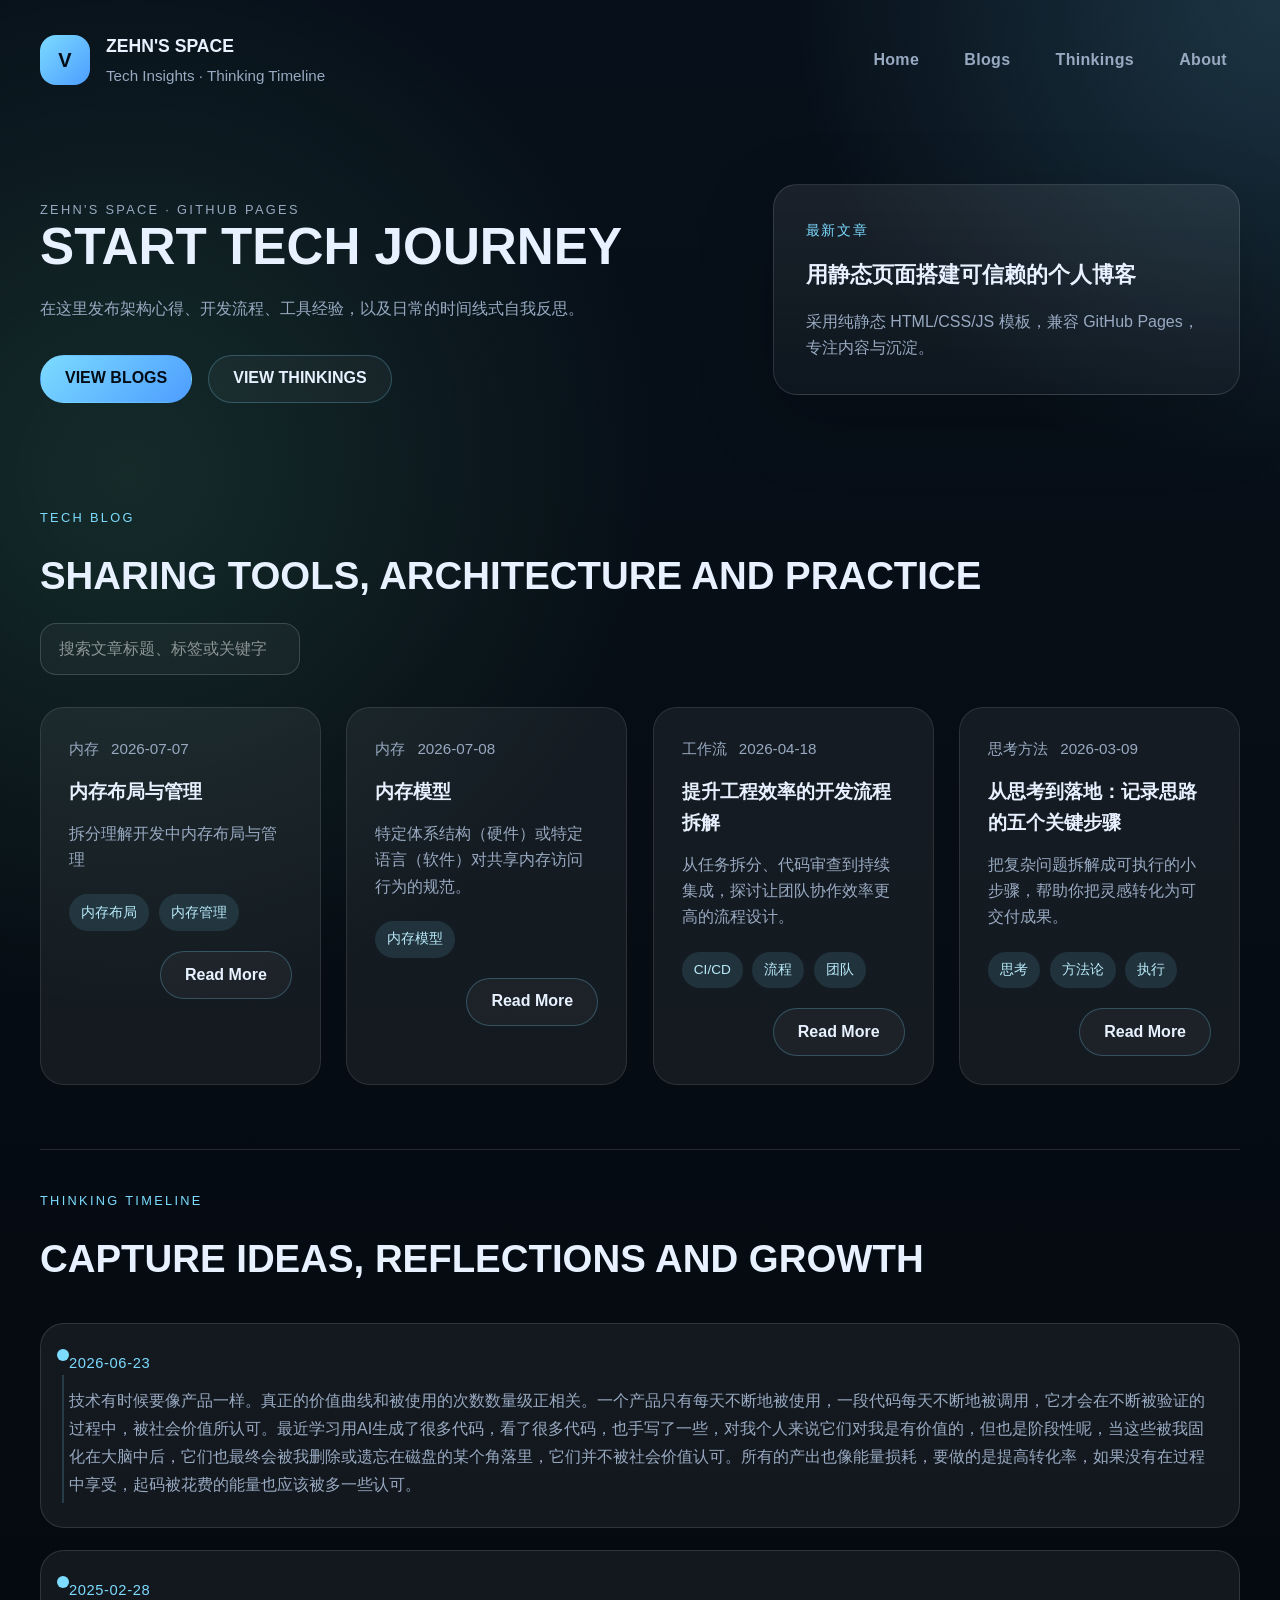
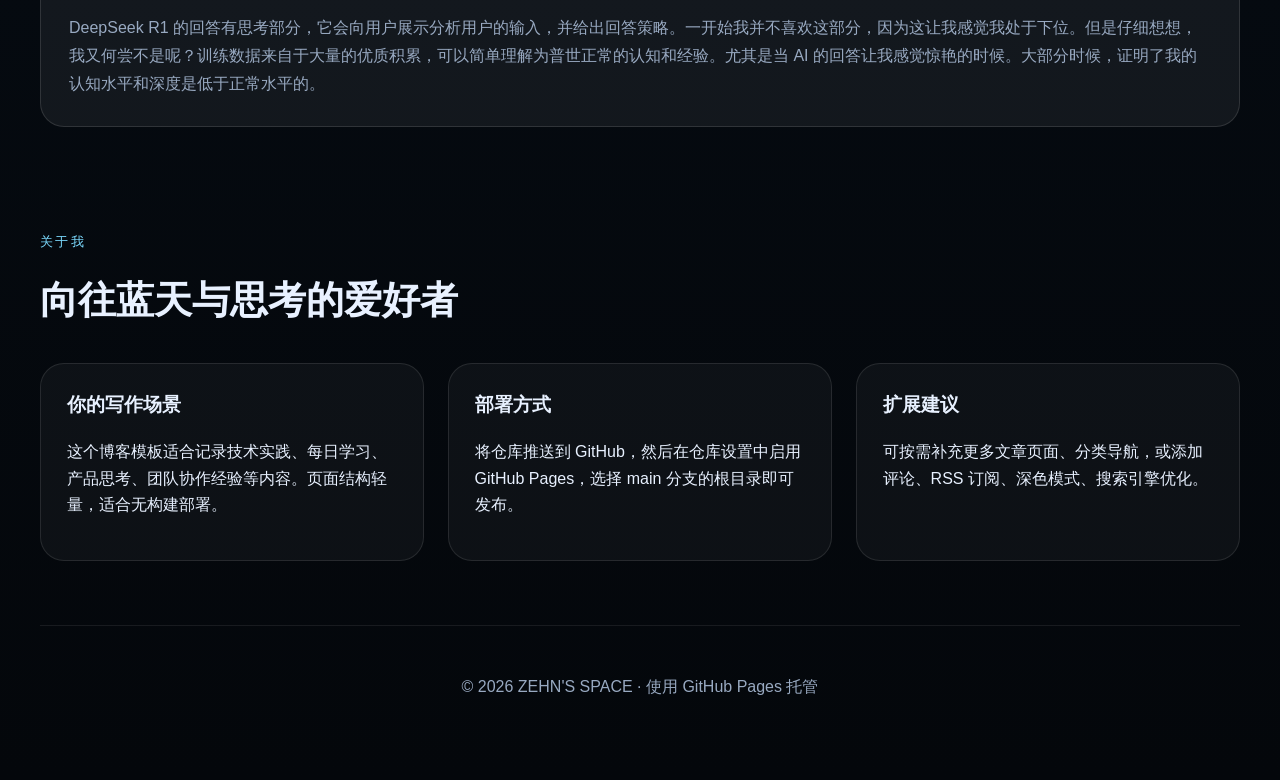
<file: index.html>
<!DOCTYPE html>
<html lang="zh-CN">
<head>
  <meta charset="UTF-8" />
  <meta http-equiv="Cache-Control" content="no-cache, no-store, must-revalidate" />
  <meta http-equiv="Pragma" content="no-cache" />
  <meta http-equiv="Expires" content="0" />
  <meta name="viewport" content="width=device-width, initial-scale=1.0" />
  <title>ZEHN'S SPACE | TECH THINKING</title>
  <meta name="description" content="Main page for ZEHN'S SPACE" />
  <link id="mainStylesheet" rel="stylesheet" href="styles.css" />
  <script>
    (function () {
      var version = Date.now();
      var style = document.getElementById('mainStylesheet');
      if (style) style.href = 'styles.css?v=' + version;
    })();
  </script>
</head>
<body>
  <div class="page-shell">
    <header class="topbar">
      <div class="site-brand">
        <span class="brand-mark">V</span>
        <div>
          <p class="brand-title">ZEHN'S SPACE</p>
          <p class="brand-subtitle">Tech Insights · Thinking Timeline</p>
        </div>
      </div>
      <nav class="topnav">
        <a href="index.html">Home</a>
        <a href="blog.html">Blogs</a>
        <a href="timeline.html">Thinkings</a>
        <a href="index.html#about">About</a>
      </nav>
    </header>

    <main>
      <section class="hero">
        <div class="hero-content">
          <p class="eyebrow">ZEHN'S SPACE · GITHUB PAGES</p>
          <h1>START TECH JOURNEY</h1>
          <p>在这里发布架构心得、开发流程、工具经验，以及日常的时间线式自我反思。</p>
          <div class="hero-actions">
            <a href="blog.html" class="button button-primary">VIEW BLOGS</a>
            <a href="timeline.html" class="button button-secondary">VIEW THINKINGS</a>
          </div>
        </div>
        <div class="hero-visual">
          <div class="hero-card">
            <span>最新文章</span>
            <h2>用静态页面搭建可信赖的个人博客</h2>
            <p>采用纯静态 HTML/CSS/JS 模板，兼容 GitHub Pages，专注内容与沉淀。</p>
          </div>
        </div>
      </section>

      <section id="blog" class="section">
        <div class="section-heading">
          <div>
            <p class="eyebrow">TECH BLOG</p>
            <h2>SHARING TOOLS, ARCHITECTURE AND PRACTICE</h2>
          </div>
          <div class="section-actions">
            <div class="action-row">
              <input id="searchInput" type="search" placeholder="搜索文章标题、标签或关键字" aria-label="搜索文章" />
            </div>
          </div>
        </div>
        <div id="posts" class="card-grid"></div>
      </section>

      <section id="timeline" class="section section-alt">
        <div class="section-heading">
          <div>
            <p class="eyebrow">THINKING TIMELINE</p>
            <h2>CAPTURE IDEAS, REFLECTIONS AND GROWTH</h2>
          </div>
        </div>
        <div id="timelineList" class="timeline-list"></div>
      </section>

      <section id="about" class="section">
        <div class="section-heading">
          <div>
            <p class="eyebrow">关于我</p>
            <h2>向往蓝天与思考的爱好者</h2>
          </div>
        </div>
        <div class="about-grid">
          <div>
            <h3>你的写作场景</h3>
            <p>这个博客模板适合记录技术实践、每日学习、产品思考、团队协作经验等内容。页面结构轻量，适合无构建部署。</p>
          </div>
          <div>
            <h3>部署方式</h3>
            <p>将仓库推送到 GitHub，然后在仓库设置中启用 GitHub Pages，选择 main 分支的根目录即可发布。</p>
          </div>
          <div>
            <h3>扩展建议</h3>
            <p>可按需补充更多文章页面、分类导航，或添加评论、RSS 订阅、深色模式、搜索引擎优化。</p>
          </div>
        </div>
      </section>
    </main>

    <footer class="footer">
      <p>© 2026 ZEHN'S SPACE · 使用 GitHub Pages 托管</p>
    </footer>
  </div>

  <script>
    (function () {
      var version = Date.now();
      var script = document.createElement('script');
      script.src = 'script.js?v=' + version;
      document.body.appendChild(script);
    })();
  </script>
</body>
</html>
</file>
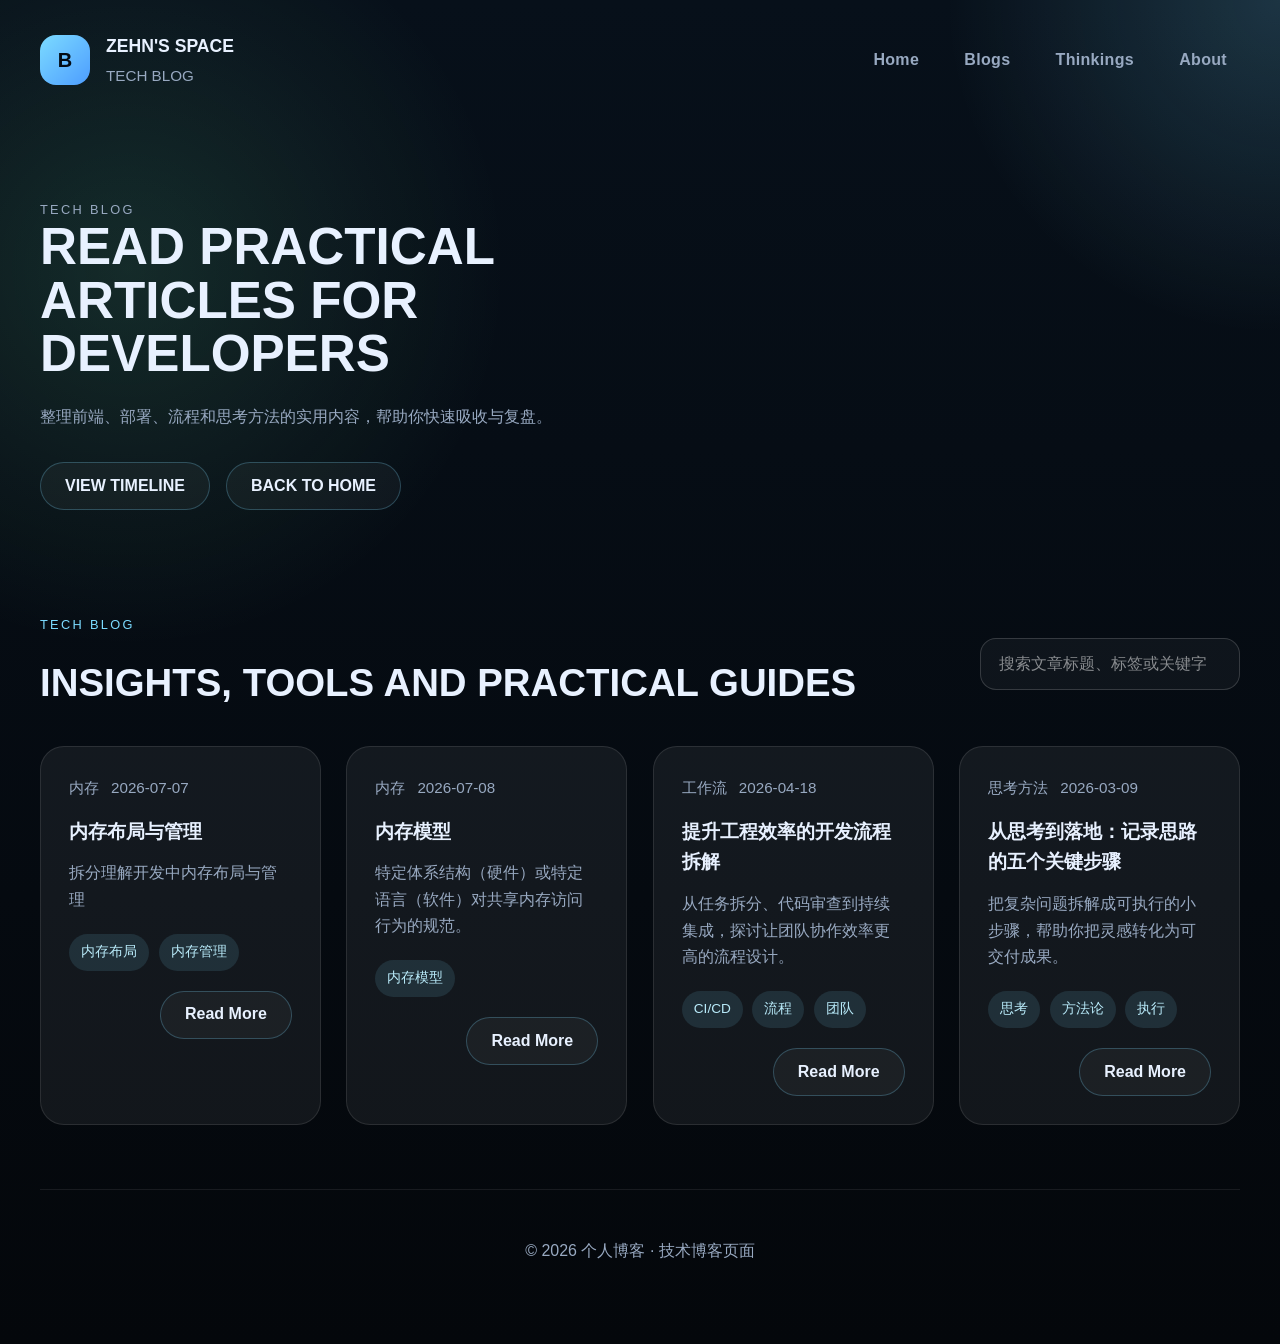
<file: blog.html>
<!DOCTYPE html>
<html lang="en">
<head>
  <meta charset="UTF-8" />
  <meta http-equiv="Cache-Control" content="no-cache, no-store, must-revalidate" />
  <meta http-equiv="Pragma" content="no-cache" />
  <meta http-equiv="Expires" content="0" />
  <meta name="viewport" content="width=device-width, initial-scale=1.0" />
  <title>TECH BLOG | ZEHN'S SPACE</title>
  <meta name="description" content="Technical blog page with practical articles, tools, architecture and workflow insights." />
  <link id="mainStylesheet" rel="stylesheet" href="styles.css" />
  <script>
    (function () {
      var version = Date.now();
      var style = document.getElementById('mainStylesheet');
      if (style) style.href = 'styles.css?v=' + version;
    })();
  </script>
</head>
<body>
  <div class="page-shell">
    <header class="topbar">
      <div class="site-brand">
        <span class="brand-mark">B</span>
        <div>
          <p class="brand-title">ZEHN'S SPACE</p>
          <p class="brand-subtitle">TECH BLOG</p>
        </div>
      </div>
      <nav class="topnav">
        <a href="index.html">Home</a>
        <a href="blog.html">Blogs</a>
        <a href="timeline.html">Thinkings</a>
        <a href="index.html#about">About</a>
      </nav>
    </header>

    <main>
      <section class="hero">
        <div class="hero-content">
          <p class="eyebrow">TECH BLOG</p>
          <h1>READ PRACTICAL ARTICLES FOR DEVELOPERS</h1>
          <p>整理前端、部署、流程和思考方法的实用内容，帮助你快速吸收与复盘。</p>
          <div class="hero-actions">
            <a href="timeline.html" class="button button-secondary">VIEW TIMELINE</a>
            <a href="index.html" class="button button-secondary">BACK TO HOME</a>
          </div>
        </div>
      </section>

      <section class="section">
        <div class="section-heading">
          <div>
            <p class="eyebrow">TECH BLOG</p>
            <h2>INSIGHTS, TOOLS AND PRACTICAL GUIDES</h2>
          </div>
          <div class="section-actions">
            <input id="searchInput" type="search" placeholder="搜索文章标题、标签或关键字" aria-label="搜索文章" />
          </div>
        </div>
        <div id="posts" class="card-grid"></div>
      </section>
    </main>

    <footer class="footer">
      <p>© 2026 个人博客 · 技术博客页面</p>
    </footer>
  </div>

  <script>
    (function () {
      var version = Date.now();
      var script = document.createElement('script');
      script.src = 'script.js?v=' + version;
      document.body.appendChild(script);
    })();
  </script>
</body>
</html>
</file>
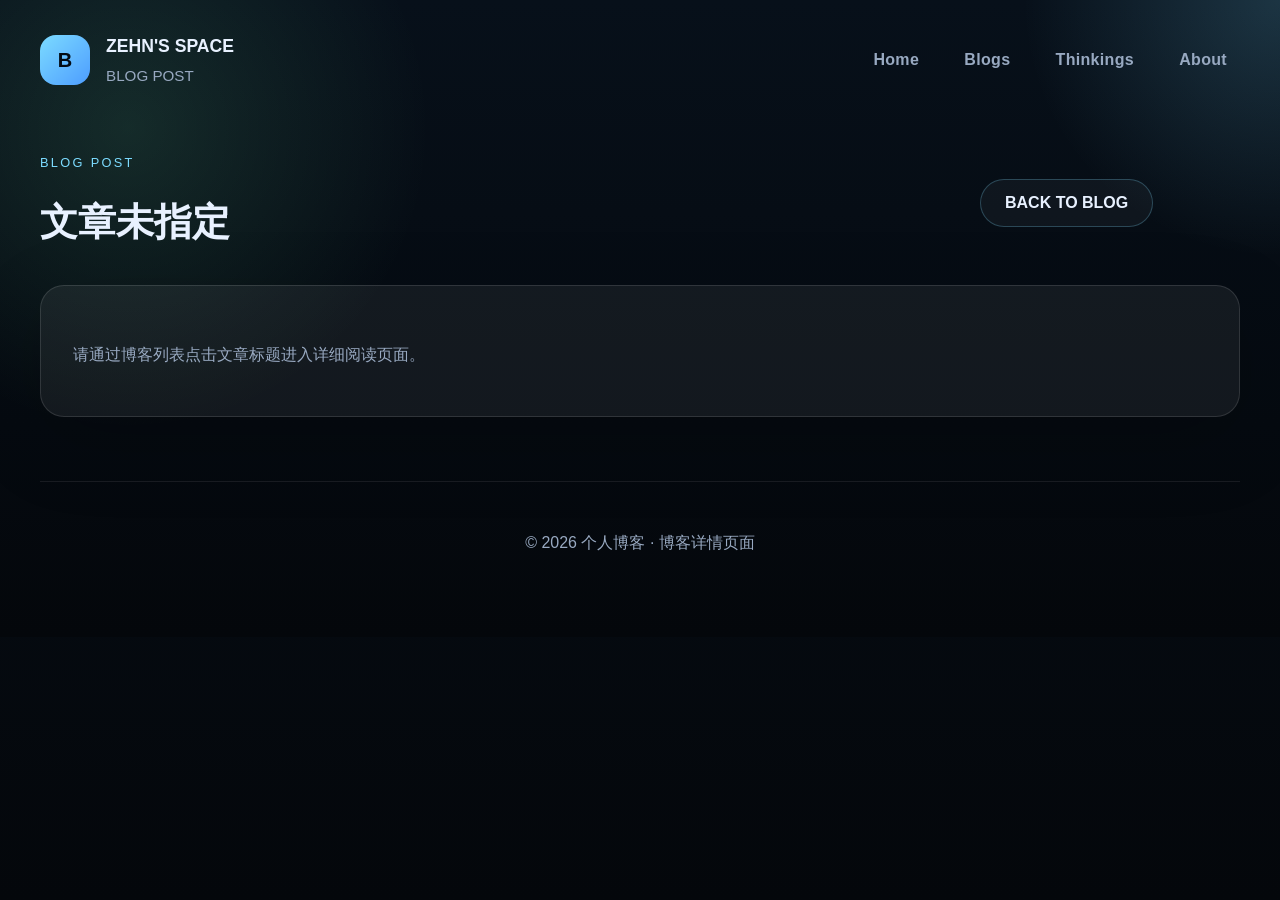
<file: post.html>
<!DOCTYPE html>
<html lang="en">
<head>
  <meta charset="UTF-8" />
  <meta http-equiv="Cache-Control" content="no-cache, no-store, must-revalidate" />
  <meta http-equiv="Pragma" content="no-cache" />
  <meta http-equiv="Expires" content="0" />
  <meta name="viewport" content="width=device-width, initial-scale=1.0" />
  <title>BLOG POST | ZEHN'S SPACE</title>
  <meta name="description" content="Detailed blog post view with full markdown content." />
  <link id="mainStylesheet" rel="stylesheet" href="styles.css" />
  <script>
    (function () {
      var version = Date.now();
      var style = document.getElementById('mainStylesheet');
      if (style) style.href = 'styles.css?v=' + version;
    })();
  </script>
</head>
<body>
  <div class="page-shell">
    <header class="topbar">
      <div class="site-brand">
        <span class="brand-mark">B</span>
        <div>
          <p class="brand-title">ZEHN'S SPACE</p>
          <p class="brand-subtitle">BLOG POST</p>
        </div>
      </div>
      <nav class="topnav">
        <a href="index.html">Home</a>
        <a href="blog.html">Blogs</a>
        <a href="timeline.html">Thinkings</a>
        <a href="index.html#about">About</a>
      </nav>
    </header>

    <main>
      <section class="section">
        <div class="section-heading">
          <div>
            <p class="eyebrow">BLOG POST</p>
            <h2 id="postTitle">加载文章中...</h2>
          </div>
          <div class="section-actions">
            <a class="button button-secondary" href="blog.html">BACK TO BLOG</a>
          </div>
        </div>

        <article id="postDetail" class="content-article">
          <div class="post-meta" id="postMeta"></div>
          <div id="postContent">正在加载文章内容...</div>
        </article>
      </section>
    </main>

    <footer class="footer">
      <p>© 2026 个人博客 · 博客详情页面</p>
    </footer>
  </div>

  <script>
    (function () {
      var version = Date.now();
      var script = document.createElement('script');
      script.src = 'script.js?v=' + version;
      document.body.appendChild(script);
    })();
  </script>
</body>
</html>
</file>
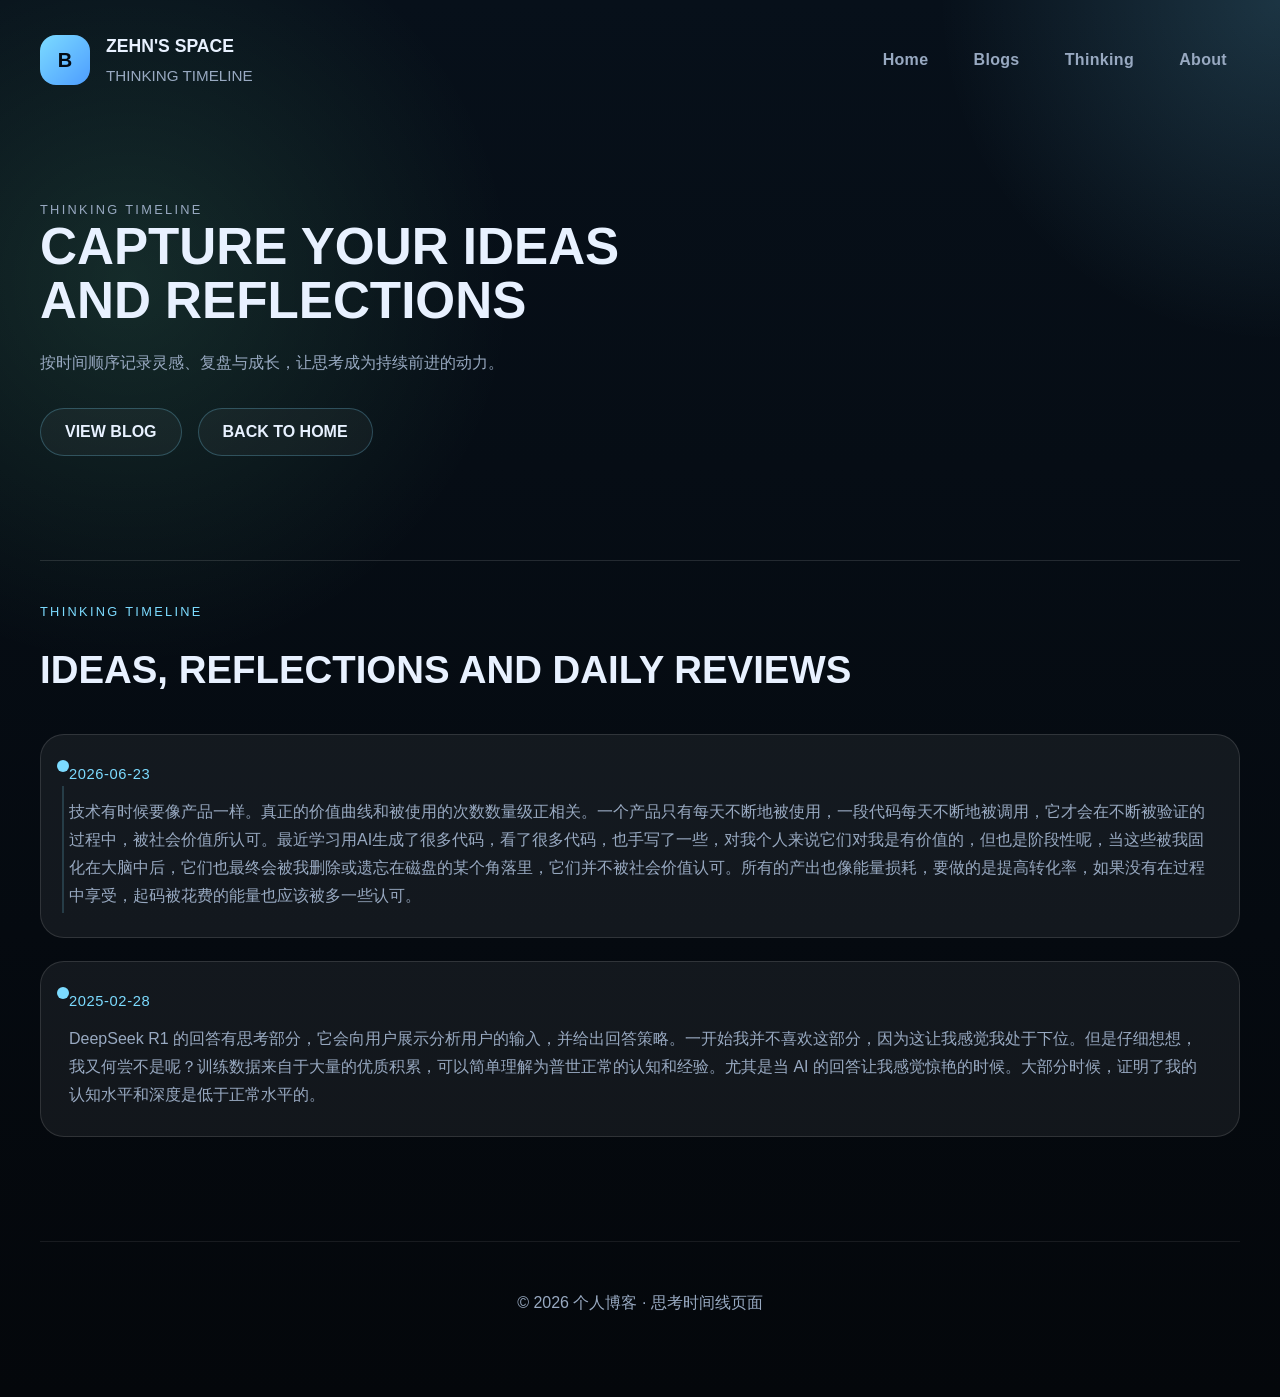
<file: timeline.html>
<!DOCTYPE html>
<html lang="en">
<head>
  <meta charset="UTF-8" />
  <meta http-equiv="Cache-Control" content="no-cache, no-store, must-revalidate" />
  <meta http-equiv="Pragma" content="no-cache" />
  <meta http-equiv="Expires" content="0" />
  <meta name="viewport" content="width=device-width, initial-scale=1.0" />
  <title>THINKING TIMELINE | ZEHN'S SPACE</title>
  <meta name="description" content="Thinking timeline page to capture ideas, reflections, and progress updates." />
  <link id="mainStylesheet" rel="stylesheet" href="styles.css" />
  <script>
    (function () {
      var version = Date.now();
      var style = document.getElementById('mainStylesheet');
      if (style) style.href = 'styles.css?v=' + version;
    })();
  </script>
</head>
<body>
  <div class="page-shell">
    <header class="topbar">
      <div class="site-brand">
        <span class="brand-mark">B</span>
        <div>
          <p class="brand-title">ZEHN'S SPACE</p>
          <p class="brand-subtitle">THINKING TIMELINE</p>
        </div>
      </div>
      <nav class="topnav">
        <a href="index.html">Home</a>
        <a href="blog.html">Blogs</a>
        <a href="timeline.html">Thinking</a>
        <a href="index.html#about">About</a>
      </nav>
    </header>

    <main>
      <section class="hero">
        <div class="hero-content">
          <p class="eyebrow">THINKING TIMELINE</p>
          <h1>CAPTURE YOUR IDEAS AND REFLECTIONS</h1>
          <p>按时间顺序记录灵感、复盘与成长，让思考成为持续前进的动力。</p>
          <div class="hero-actions">
            <a href="blog.html" class="button button-secondary">VIEW BLOG</a>
            <a href="index.html" class="button button-secondary">BACK TO HOME</a>
          </div>
        </div>
      </section>

      <section class="section section-alt">
        <div class="section-heading">
          <div>
            <p class="eyebrow">THINKING TIMELINE</p>
            <h2>IDEAS, REFLECTIONS AND DAILY REVIEWS</h2>
          </div>
        </div>
        <div id="timelineList" class="timeline-list"></div>
      </section>
    </main>

    <footer class="footer">
      <p>© 2026 个人博客 · 思考时间线页面</p>
    </footer>
  </div>

  <script>
    (function () {
      var version = Date.now();
      var script = document.createElement('script');
      script.src = 'script.js?v=' + version;
      document.body.appendChild(script);
    })();
  </script>
</body>
</html>
</file>
<file: styles.css>
:root {
  color-scheme: dark;
  --bg: #08101b;
  --surface: rgba(255, 255, 255, 0.06);
  --surface-strong: rgba(255, 255, 255, 0.12);
  --text: #e8f1ff;
  --muted: #98a9c1;
  --accent: #7cdbff;
  --accent-strong: #55b2ff;
  --border: rgba(255, 255, 255, 0.12);
  --shadow: 0 24px 80px rgba(0, 0, 0, 0.18);
  --radius: 24px;
  font-family: "Inter", "Noto Sans SC", "Segoe UI", sans-serif;
}

* {
  box-sizing: border-box;
}

html, body {
  margin: 0;
  min-height: 100%;
  background: radial-gradient(circle at top right, rgba(124, 219, 255, 0.18), transparent 18%),
              radial-gradient(circle at 10% 20%, rgba(126, 255, 179, 0.12), transparent 24%),
              linear-gradient(180deg, #07101a 0%, #04070b 100%);
  color: var(--text);
}

body {
  line-height: 1.65;
}

img {
  max-width: 100%;
  display: block;
}

button, input {
  font: inherit;
}

.page-shell {
  width: min(1200px, calc(100% - 2rem));
  margin: 0 auto;
  padding: 2rem 0 4rem;
}

.topbar {
  display: flex;
  flex-wrap: wrap;
  justify-content: space-between;
  gap: 1rem;
  align-items: center;
  margin-bottom: 3rem;
}

.site-brand {
  display: flex;
  align-items: center;
  gap: 1rem;
}

.brand-mark {
  width: 50px;
  height: 50px;
  border-radius: 16px;
  display: grid;
  place-items: center;
  background: linear-gradient(135deg, #7cdbff, #4d9dff);
  color: #030b14;
  font-weight: 800;
  font-size: 1.25rem;
}

.brand-title {
  margin: 0;
  font-size: 1.1rem;
  font-weight: 700;
}

.brand-subtitle {
  margin: 0.15rem 0 0;
  color: var(--muted);
  font-size: 0.95rem;
}

.topnav {
  display: flex;
  flex-wrap: wrap;
  gap: 1.2rem;
}

.topnav a {
  color: var(--muted);
  text-decoration: none;
  transition: color 180ms ease, background-color 180ms ease, transform 180ms ease, box-shadow 180ms ease;
  display: inline-flex;
  align-items: center;
  gap: 0.5rem;
  padding: 0.45rem 0.75rem;
  border-radius: 10px;
  border: 1px solid transparent;
  background: transparent;
  font-weight: 600;
  letter-spacing: 0.02em;
}

.topnav a:hover,
.topnav a:focus-visible {
  color: var(--accent);
  background: rgba(124, 219, 255, 0.06);
  border-color: rgba(124, 219, 255, 0.08);
  box-shadow: 0 6px 20px rgba(12, 20, 30, 0.36);
  transform: translateY(-1px);
  outline: none;
}

.topnav a.active {
  color: var(--accent-strong);
  background: rgba(124, 219, 255, 0.09);
  border-color: rgba(124, 219, 255, 0.12);
}

.hero {
  display: grid;
  gap: 2rem;
  grid-template-columns: minmax(0, 1.2fr) minmax(320px, 0.8fr);
  align-items: center;
  padding: 2.5rem 0;
}

.hero-content {
  max-width: 640px;
}

.eyebrow {
  margin: 0 0 1rem;
  text-transform: uppercase;
  letter-spacing: 0.18em;
  color: var(--accent);
  font-size: 0.8rem;
}

.hero h1 {
  margin: 0;
  font-size: clamp(2.4rem, 4vw, 4rem);
  line-height: 1.05;
}

.hero p {
  margin: 1.4rem 0 0;
  max-width: 44rem;
  color: var(--muted);
}

.hero-actions {
  display: flex;
  flex-wrap: wrap;
  gap: 1rem;
  margin-top: 2rem;
}

.button {
  display: inline-flex;
  align-items: center;
  justify-content: center;
  min-height: 48px;
  padding: 0 1.5rem;
  border-radius: 999px;
  border: 1px solid transparent;
  text-decoration: none;
  font-weight: 600;
  transition: transform 0.2s ease, background-color 0.2s ease, border-color 0.2s ease;
}

.button:hover,
.button:focus-visible {
  transform: translateY(-1px);
}

.button-primary {
  background: linear-gradient(135deg, #7cdbff, #4d9dff);
  color: #030b14;
}

.button-secondary {
  color: var(--text);
  border-color: rgba(124, 219, 255, 0.25);
  background: rgba(255, 255, 255, 0.04);
}

.hero-visual {
  display: flex;
  align-items: end;
  justify-content: flex-end;
}

.hero-card {
  width: 100%;
  padding: 2rem;
  border-radius: var(--radius);
  background: linear-gradient(180deg, rgba(255, 255, 255, 0.08), rgba(255, 255, 255, 0.03));
  border: 1px solid rgba(255, 255, 255, 0.12);
  box-shadow: var(--shadow);
}

.hero-card span {
  display: inline-block;
  font-size: 0.85rem;
  letter-spacing: 0.12em;
  text-transform: uppercase;
  color: var(--accent);
}

.hero-card h2 {
  margin: 0.85rem 0 0;
  font-size: 1.35rem;
}

.hero-card p {
  margin: 1rem 0 0;
  color: var(--muted);
}

.section {
  margin-top: 4rem;
}

.section-alt {
  padding: 2.5rem 0;
  border-top: 1px solid var(--border);
}

.section-heading {
  display: flex;
  flex-wrap: wrap;
  justify-content: space-between;
  gap: 1rem;
  align-items: center;
  margin-bottom: 2rem;
}

.section-heading h2 {
  margin: 0;
  font-size: clamp(1.8rem, 3vw, 2.6rem);
}

.section-actions {
  min-width: 260px;
  display: flex;
  align-items: center;
  gap: 0.8rem;
}

.section-actions .action-row {
  display: flex;
  gap: 0.8rem;
  width: 100%;
  align-items: center;
}

.section-actions input {
  flex: 1;
  min-height: 52px;
  padding: 0 1.15rem;
  border-radius: 16px;
  border: 1px solid rgba(255, 255, 255, 0.16);
  background: rgba(255, 255, 255, 0.04);
  color: var(--text);
}

.section-actions input::placeholder {
  color: rgba(255, 255, 255, 0.5);
}

.card-grid {
  display: grid;
  gap: 1.6rem;
  grid-template-columns: repeat(auto-fit, minmax(260px, 1fr));
}

.card {
  padding: 1.75rem;
  border-radius: 24px;
  background: var(--surface);
  border: 1px solid rgba(255, 255, 255, 0.1);
  transition: transform 0.2s ease, border-color 0.2s ease;
}

.card:hover,
.card:focus-within {
  transform: translateY(-3px);
  border-color: rgba(124, 219, 255, 0.32);
}

.card .meta {
  display: flex;
  gap: 0.75rem;
  flex-wrap: wrap;
  color: var(--muted);
  font-size: 0.95rem;
}

.card h3 {
  margin: 1rem 0 0.8rem;
}

.card p {
  margin: 0;
  color: var(--muted);
}

.card-actions {
  margin-top: 1.25rem;
  display: flex;
  justify-content: flex-end;
}

.content-article {
  padding: 2rem;
  border-radius: 24px;
  background: var(--surface);
  border: 1px solid rgba(255, 255, 255, 0.12);
  box-shadow: var(--shadow);
}

.post-meta {
  display: flex;
  flex-wrap: wrap;
  gap: 1rem;
  margin-bottom: 1.5rem;
  color: var(--muted);
  font-size: 0.95rem;
}

.content-article h1,
.content-article h2,
.content-article h3 {
  color: var(--text);
  margin-top: 1.8rem;
}

.content-article p,
.content-article li,
.content-article blockquote {
  color: var(--muted);
}

.content-article img {
  width: 100%;
  border-radius: 20px;
  margin: 1.5rem 0;
}

.content-article pre {
  background: rgba(255, 255, 255, 0.05);
  border: 1px solid rgba(255, 255, 255, 0.1);
  border-radius: 18px;
  padding: 1rem;
  overflow-x: auto;
  margin: 1.5rem 0;
}

.content-article code {
  background: rgba(255, 255, 255, 0.08);
  padding: 0.2rem 0.4rem;
  border-radius: 8px;
}

.content-article blockquote {
  border-left: 3px solid rgba(124, 219, 255, 0.35);
  padding-left: 1rem;
  margin: 1.5rem 0;
  color: var(--accent);
  background: rgba(124, 219, 255, 0.05);
}

.content-article table {
  width: 100%;
  border-collapse: collapse;
  margin: 1.5rem 0;
  font-size: 0.95rem;
}

.content-article thead {
  border-bottom: 2px solid rgba(124, 219, 255, 0.3);
}

.content-article th {
  text-align: left;
  padding: 0.75rem 1rem;
  color: var(--text);
  font-weight: 600;
  white-space: nowrap;
}

.content-article td {
  padding: 0.75rem 1rem;
  color: var(--muted);
  border-bottom: 1px solid rgba(255, 255, 255, 0.08);
}

.content-article tbody tr:hover {
  background: rgba(124, 219, 255, 0.06);
}

.tag-list {
  display: flex;
  flex-wrap: wrap;
  gap: 0.6rem;
  margin-top: 1.3rem;
}

.tag {
  padding: 0.45rem 0.75rem;
  border-radius: 999px;
  background: rgba(124, 219, 255, 0.12);
  color: #b8eaf9;
  font-size: 0.85rem;
}

.timeline-list {
  display: grid;
  gap: 1.4rem;
}

.timeline-item {
  position: relative;
  padding: 1.7rem 1.75rem;
  border-radius: 24px;
  background: var(--surface);
  border: 1px solid rgba(255, 255, 255, 0.12);
}

.timeline-item::before {
  content: "";
  position: absolute;
  left: 1rem;
  top: 1.6rem;
  width: 12px;
  height: 12px;
  border-radius: 50%;
  background: var(--accent);
}

.timeline-item::after {
  content: "";
  position: absolute;
  left: 1.304rem;
  top: 3.2rem;
  bottom: 1.5rem;
  width: 2px;
  background: rgba(124, 219, 255, 0.18);
}

.timeline-item:last-child::after {
  display: none;
}

.timeline-item time {
  display: block;
  color: var(--accent);
  font-size: 0.92rem;
  letter-spacing: 0.04em;
  margin-bottom: 0.75rem;
}

.timeline-item p {
  margin: 0.6rem 0 0;
  color: var(--muted);
  font-size: 1rem;
  line-height: 1.75;
}

.about-grid {
  display: grid;
  gap: 1.5rem;
  grid-template-columns: repeat(auto-fit, minmax(220px, 1fr));
}

.about-grid div {
  padding: 1.6rem;
  border-radius: 24px;
  background: rgba(255, 255, 255, 0.04);
  border: 1px solid rgba(255, 255, 255, 0.1);
}

.about-grid h3 {
  margin-top: 0;
}

.footer {
  margin-top: 4rem;
  padding-top: 2rem;
  border-top: 1px solid rgba(255, 255, 255, 0.08);
  color: var(--muted);
  text-align: center;
}

@media (max-width: 860px) {
  .hero {
    grid-template-columns: 1fr;
  }
}

@media (max-width: 640px) {
  .page-shell {
    width: calc(100% - 1.5rem);
  }

  .topnav {
    justify-content: flex-start;
  }

  .timeline-item::after {
    left: 0.75rem;
  }
}
</file>
